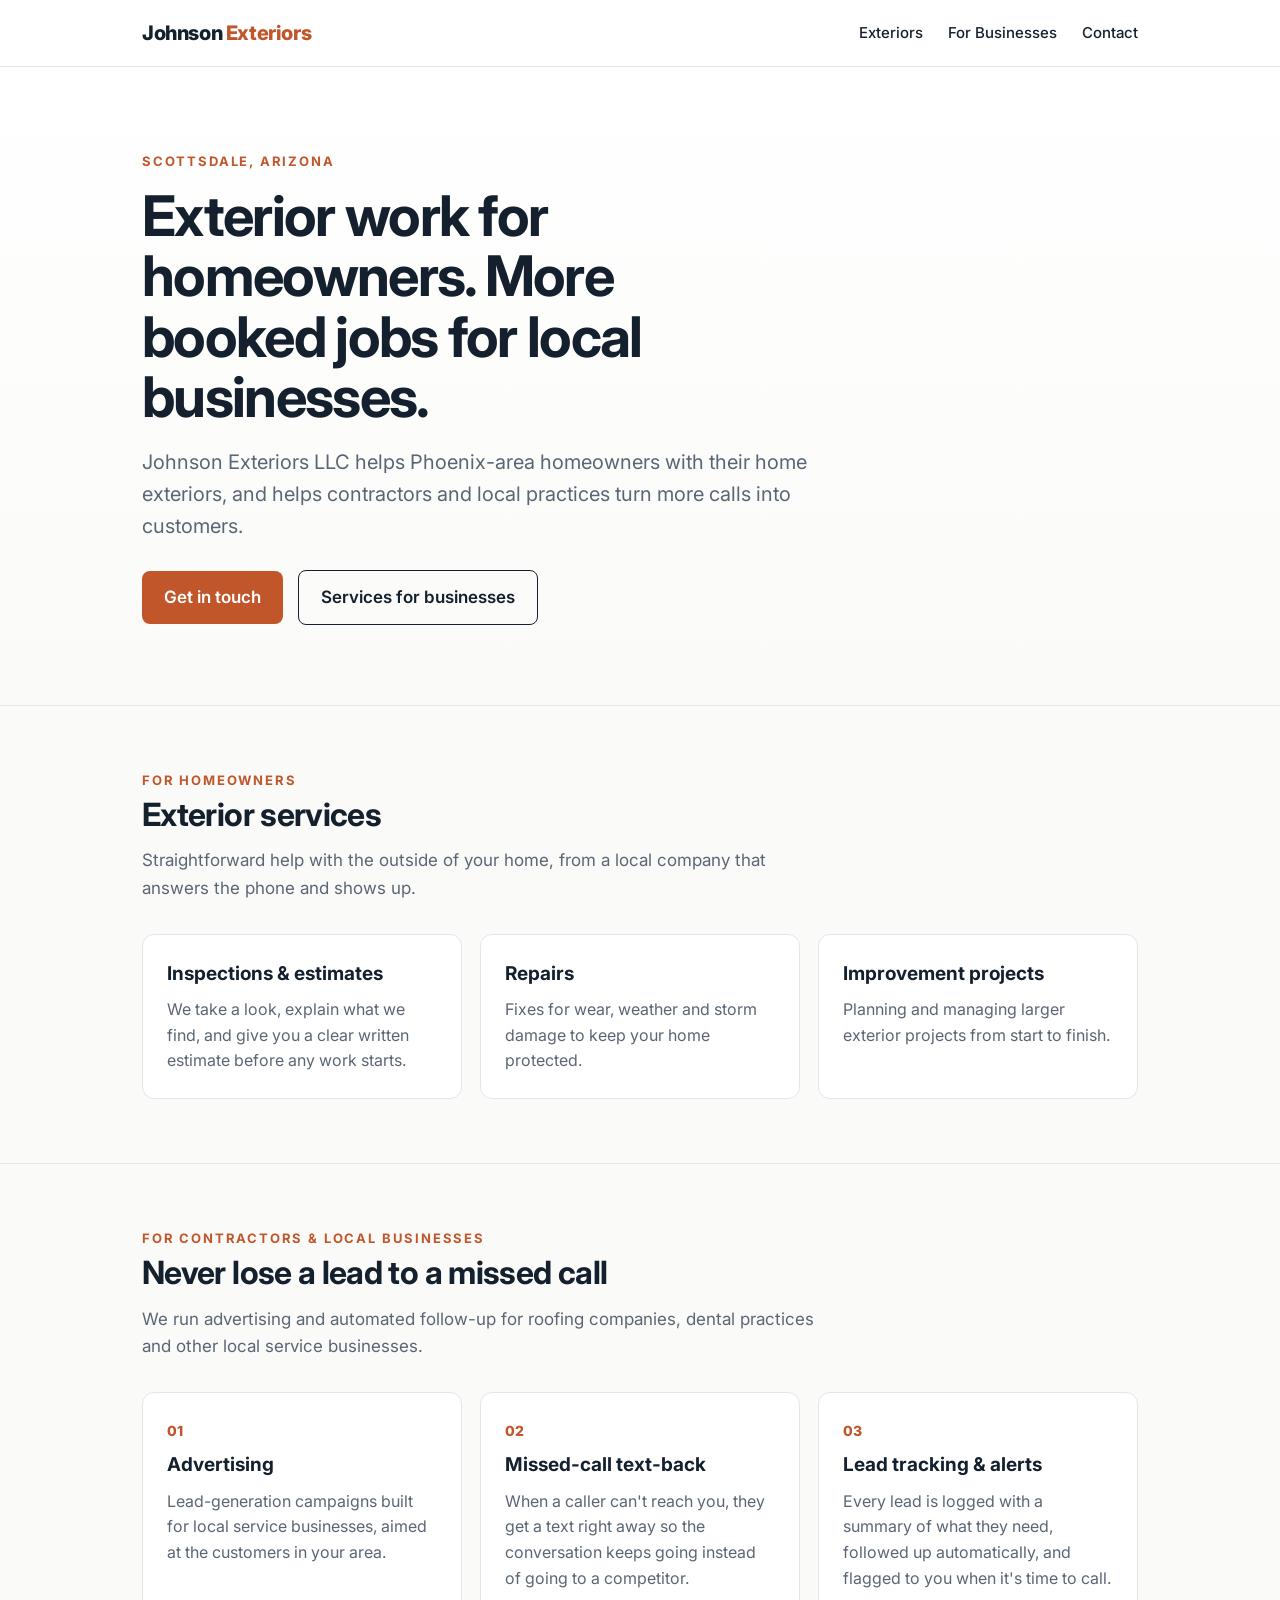
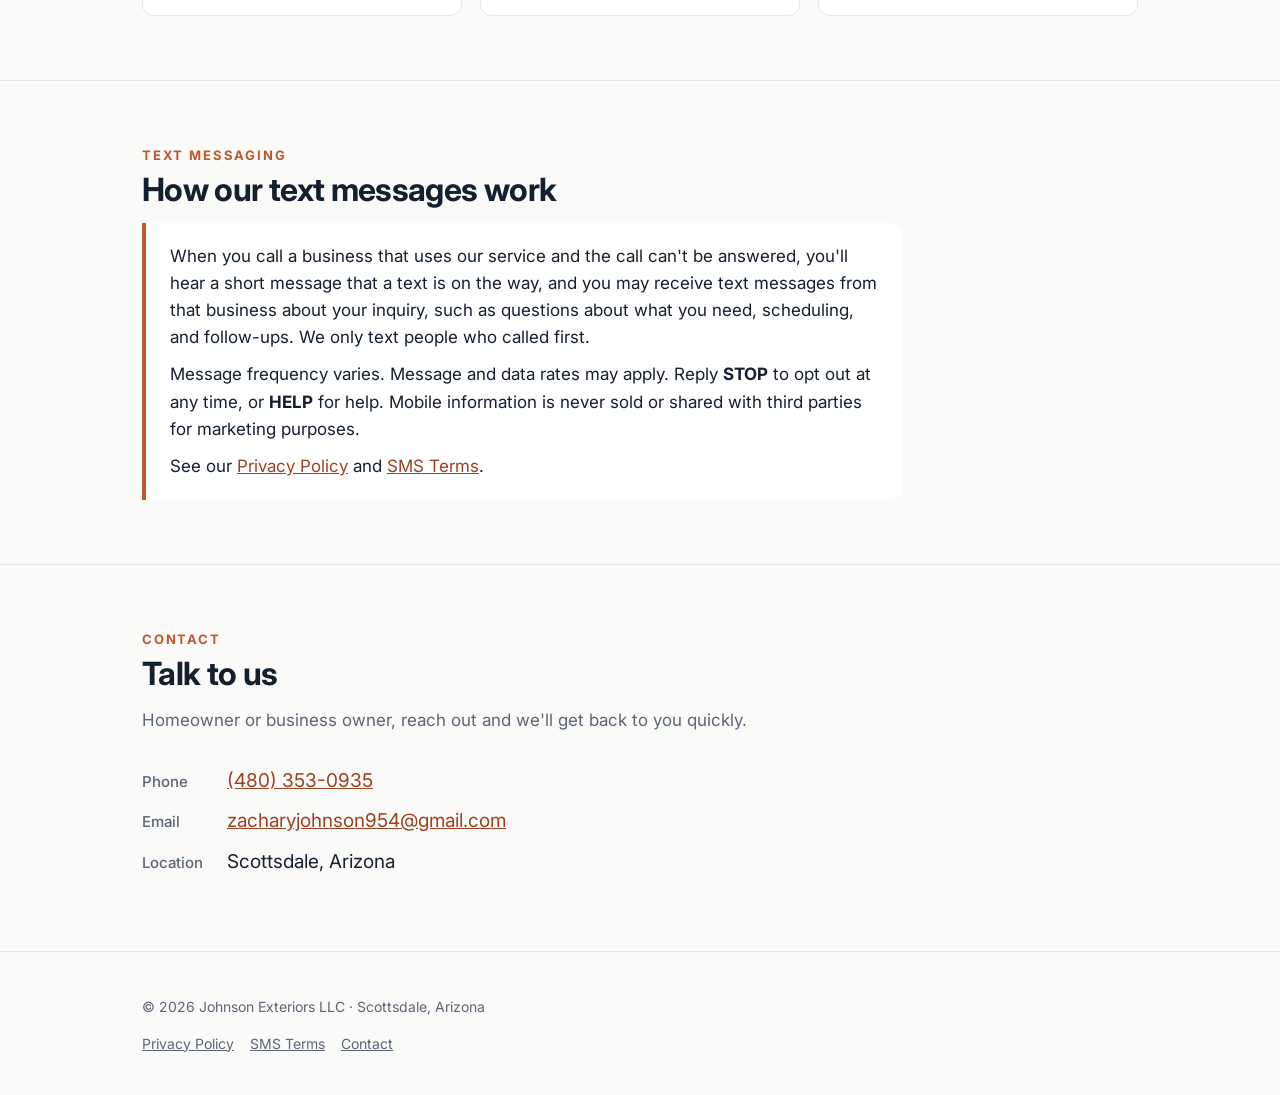
<file: index.html>
<!DOCTYPE html>
<html lang="en">
<head>
<meta charset="utf-8">
<meta name="viewport" content="width=device-width, initial-scale=1">
<title>Johnson Exteriors LLC | Scottsdale, Arizona</title>
<meta name="description" content="Johnson Exteriors LLC: exterior home services and lead-generation and AI follow-up services for contractors and local businesses in the Phoenix metro area.">
<link rel="preconnect" href="https://fonts.googleapis.com">
<link href="https://fonts.googleapis.com/css2?family=Inter:wght@400;500;600;700;800&display=swap" rel="stylesheet">
<link rel="stylesheet" href="style.css">
</head>
<body>
<header class="site"><div class="wrap">
  <a class="logo" href="index.html">Johnson <span>Exteriors</span></a>
  <nav>
    <a href="#exteriors">Exteriors</a>
    <a href="#growth">For Businesses</a>
    <a href="#contact">Contact</a>
  </nav>
</div></header>

<div class="hero"><div class="wrap">
  <div class="eyebrow">Scottsdale, Arizona</div>
  <h1>Exterior work for homeowners. More booked jobs for local businesses.</h1>
  <p class="lede">Johnson Exteriors LLC helps Phoenix-area homeowners with their home exteriors, and helps contractors and local practices turn more calls into customers.</p>
  <a class="btn" href="#contact">Get in touch</a>
  <a class="btn ghost" href="#growth">Services for businesses</a>
</div></div>

<section id="exteriors"><div class="wrap">
  <div class="eyebrow">For homeowners</div>
  <h2>Exterior services</h2>
  <p class="section-intro">Straightforward help with the outside of your home, from a local company that answers the phone and shows up.</p>
  <div class="grid">
    <div class="card"><h3>Inspections &amp; estimates</h3><p>We take a look, explain what we find, and give you a clear written estimate before any work starts.</p></div>
    <div class="card"><h3>Repairs</h3><p>Fixes for wear, weather and storm damage to keep your home protected.</p></div>
    <div class="card"><h3>Improvement projects</h3><p>Planning and managing larger exterior projects from start to finish.</p></div>
  </div>
</div></section>

<section id="growth"><div class="wrap">
  <div class="eyebrow">For contractors &amp; local businesses</div>
  <h2>Never lose a lead to a missed call</h2>
  <p class="section-intro">We run advertising and automated follow-up for roofing companies, dental practices and other local service businesses.</p>
  <div class="grid">
    <div class="card"><span class="num">01</span><h3>Advertising</h3><p>Lead-generation campaigns built for local service businesses, aimed at the customers in your area.</p></div>
    <div class="card"><span class="num">02</span><h3>Missed-call text-back</h3><p>When a caller can't reach you, they get a text right away so the conversation keeps going instead of going to a competitor.</p></div>
    <div class="card"><span class="num">03</span><h3>Lead tracking &amp; alerts</h3><p>Every lead is logged with a summary of what they need, followed up automatically, and flagged to you when it's time to call.</p></div>
  </div>
</div></section>

<section id="sms"><div class="wrap">
  <div class="eyebrow">Text messaging</div>
  <h2>How our text messages work</h2>
  <div class="notice">
    <p>When you call a business that uses our service and the call can't be answered, you'll hear a short message that a text is on the way, and you may receive text messages from that business about your inquiry, such as questions about what you need, scheduling, and follow-ups. We only text people who called first.</p>
    <p>Message frequency varies. Message and data rates may apply. Reply <b>STOP</b> to opt out at any time, or <b>HELP</b> for help. Mobile information is never sold or shared with third parties for marketing purposes.</p>
    <p>See our <a href="privacy.html">Privacy Policy</a> and <a href="terms.html">SMS Terms</a>.</p>
  </div>
</div></section>

<section id="contact"><div class="wrap">
  <div class="eyebrow">Contact</div>
  <h2>Talk to us</h2>
  <p class="section-intro">Homeowner or business owner, reach out and we'll get back to you quickly.</p>
  <ul class="contact-list">
    <li><b>Phone</b> <a href="tel:+14803530935">(480) 353-0935</a></li>
    <li><b>Email</b> <a href="mailto:zacharyjohnson954@gmail.com">zacharyjohnson954@gmail.com</a></li>
    <li><b>Location</b> Scottsdale, Arizona</li>
  </ul>
</div></section>

<footer><div class="wrap">
  <p>&copy; 2026 Johnson Exteriors LLC · Scottsdale, Arizona</p>
  <a href="privacy.html">Privacy Policy</a><a href="terms.html">SMS Terms</a><a href="#contact">Contact</a>
</div></footer>
</body>
</html>
</file>
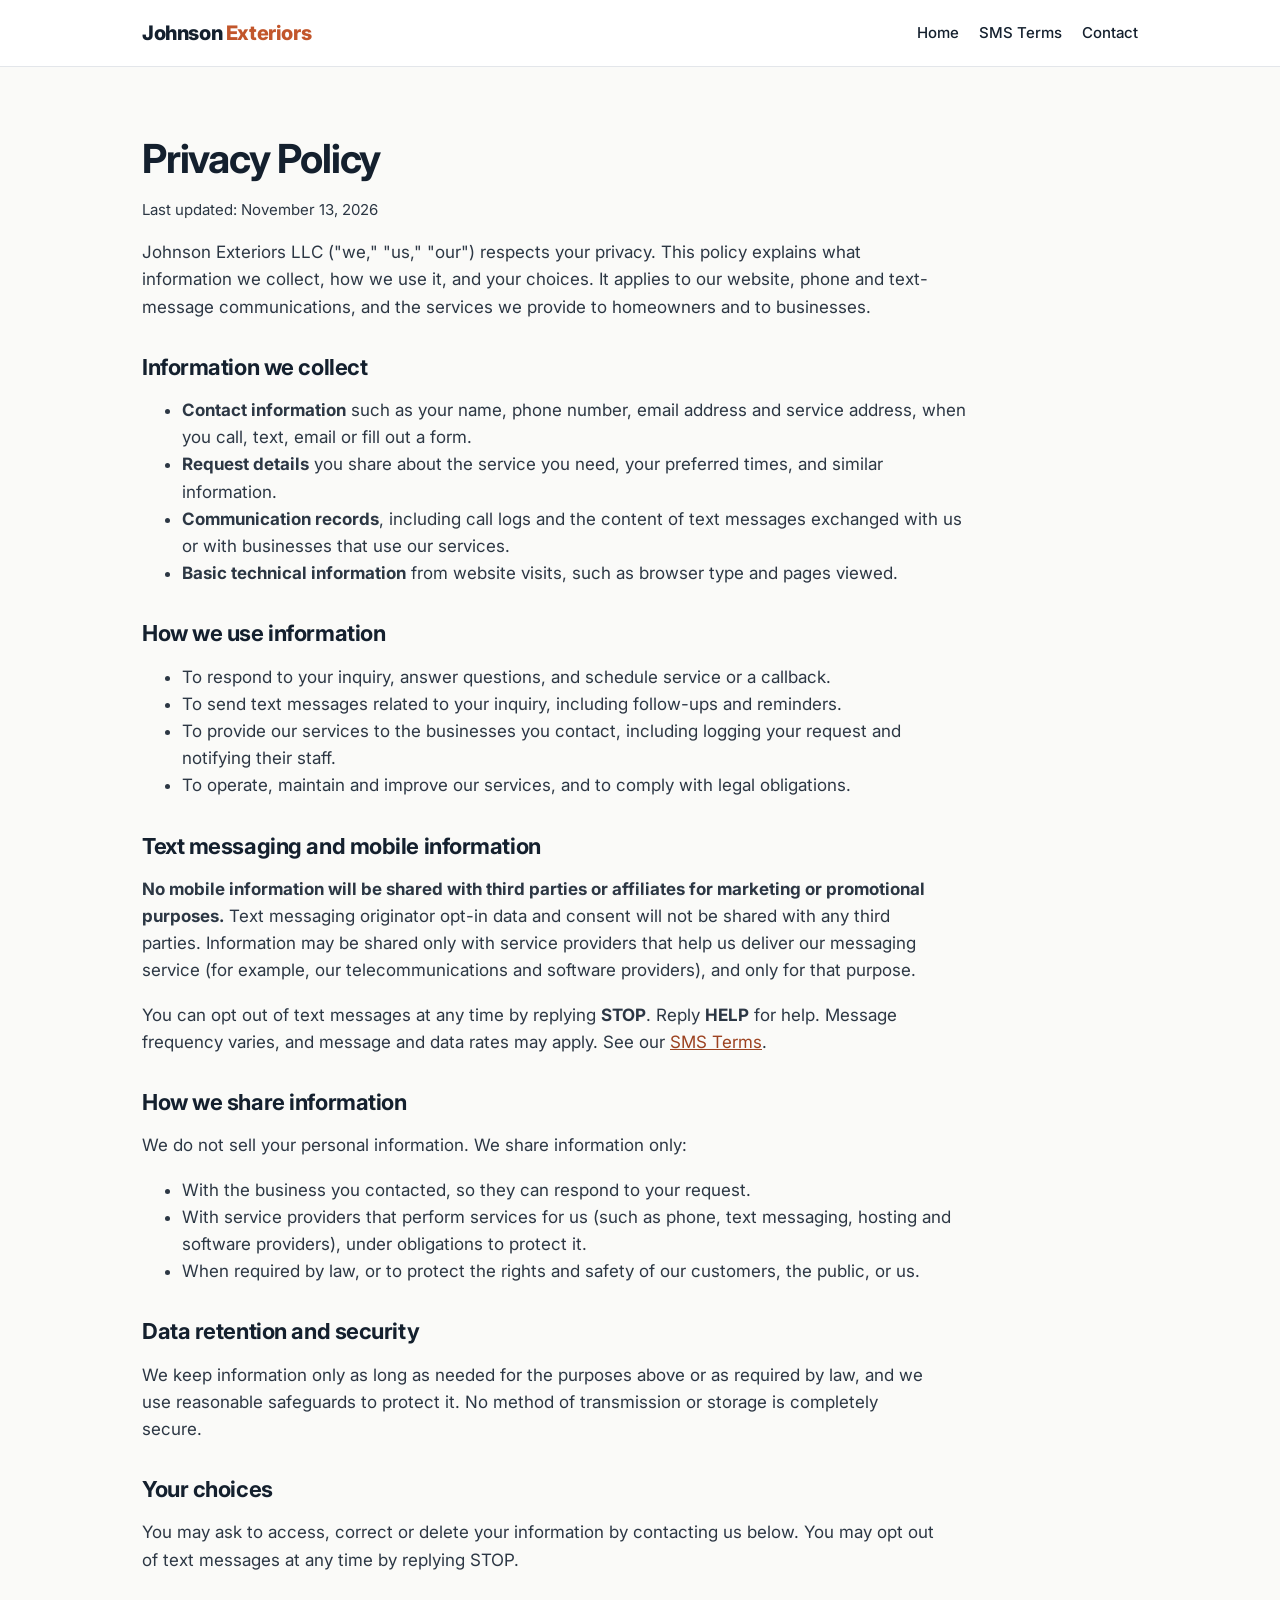
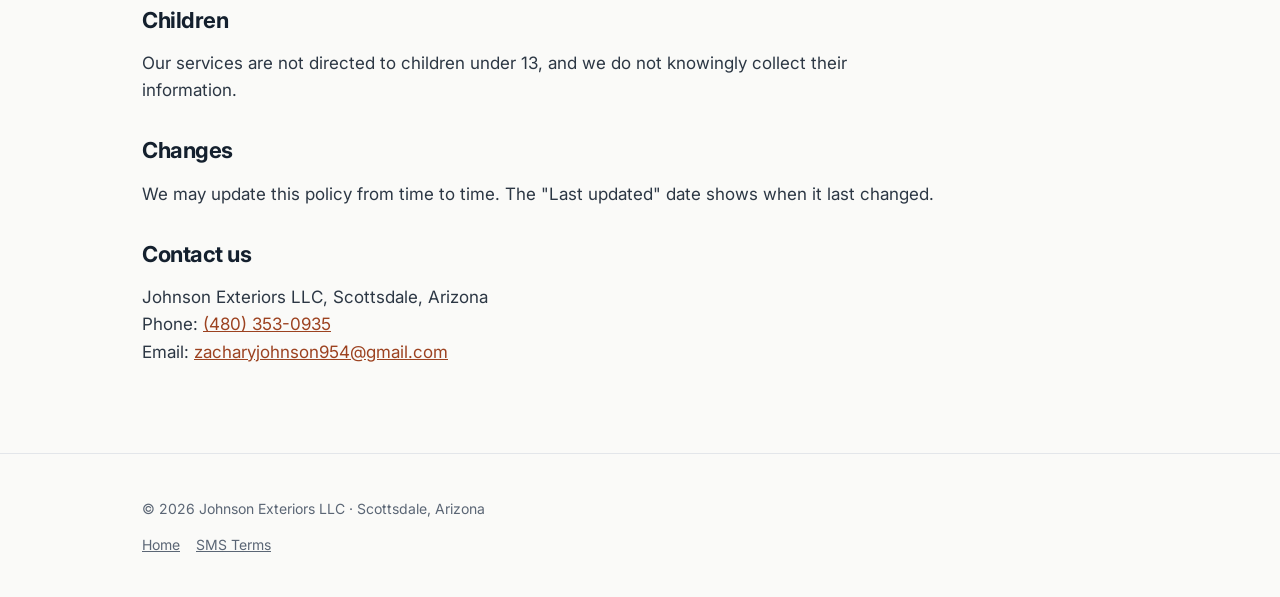
<file: privacy.html>
<!DOCTYPE html>
<html lang="en">
<head>
<meta charset="utf-8">
<meta name="viewport" content="width=device-width, initial-scale=1">
<title>Privacy Policy | Johnson Exteriors LLC</title>
<link href="https://fonts.googleapis.com/css2?family=Inter:wght@400;500;600;700;800&display=swap" rel="stylesheet">
<link rel="stylesheet" href="style.css">
</head>
<body>
<header class="site"><div class="wrap">
  <a class="logo" href="index.html">Johnson <span>Exteriors</span></a>
  <nav><a href="index.html">Home</a><a href="terms.html">SMS Terms</a><a href="index.html#contact">Contact</a></nav>
</div></header>

<main class="legal"><div class="wrap">
  <h1>Privacy Policy</h1>
  <p class="updated">Last updated: November 13, 2026</p>

  <p>Johnson Exteriors LLC ("we," "us," "our") respects your privacy. This policy explains what information we collect, how we use it, and your choices. It applies to our website, phone and text-message communications, and the services we provide to homeowners and to businesses.</p>

  <h2>Information we collect</h2>
  <ul>
    <li><b>Contact information</b> such as your name, phone number, email address and service address, when you call, text, email or fill out a form.</li>
    <li><b>Request details</b> you share about the service you need, your preferred times, and similar information.</li>
    <li><b>Communication records</b>, including call logs and the content of text messages exchanged with us or with businesses that use our services.</li>
    <li><b>Basic technical information</b> from website visits, such as browser type and pages viewed.</li>
  </ul>

  <h2>How we use information</h2>
  <ul>
    <li>To respond to your inquiry, answer questions, and schedule service or a callback.</li>
    <li>To send text messages related to your inquiry, including follow-ups and reminders.</li>
    <li>To provide our services to the businesses you contact, including logging your request and notifying their staff.</li>
    <li>To operate, maintain and improve our services, and to comply with legal obligations.</li>
  </ul>

  <h2>Text messaging and mobile information</h2>
  <p><b>No mobile information will be shared with third parties or affiliates for marketing or promotional purposes.</b> Text messaging originator opt-in data and consent will not be shared with any third parties. Information may be shared only with service providers that help us deliver our messaging service (for example, our telecommunications and software providers), and only for that purpose.</p>
  <p>You can opt out of text messages at any time by replying <b>STOP</b>. Reply <b>HELP</b> for help. Message frequency varies, and message and data rates may apply. See our <a href="terms.html">SMS Terms</a>.</p>

  <h2>How we share information</h2>
  <p>We do not sell your personal information. We share information only:</p>
  <ul>
    <li>With the business you contacted, so they can respond to your request.</li>
    <li>With service providers that perform services for us (such as phone, text messaging, hosting and software providers), under obligations to protect it.</li>
    <li>When required by law, or to protect the rights and safety of our customers, the public, or us.</li>
  </ul>

  <h2>Data retention and security</h2>
  <p>We keep information only as long as needed for the purposes above or as required by law, and we use reasonable safeguards to protect it. No method of transmission or storage is completely secure.</p>

  <h2>Your choices</h2>
  <p>You may ask to access, correct or delete your information by contacting us below. You may opt out of text messages at any time by replying STOP.</p>

  <h2>Children</h2>
  <p>Our services are not directed to children under 13, and we do not knowingly collect their information.</p>

  <h2>Changes</h2>
  <p>We may update this policy from time to time. The "Last updated" date shows when it last changed.</p>

  <h2>Contact us</h2>
  <p>Johnson Exteriors LLC, Scottsdale, Arizona<br>
  Phone: <a href="tel:+14803530935">(480) 353-0935</a><br>
  Email: <a href="mailto:zacharyjohnson954@gmail.com">zacharyjohnson954@gmail.com</a></p>
</div></main>

<footer><div class="wrap">
  <p>&copy; 2026 Johnson Exteriors LLC · Scottsdale, Arizona</p>
  <a href="index.html">Home</a><a href="terms.html">SMS Terms</a>
</div></footer>
</body>
</html>
</file>
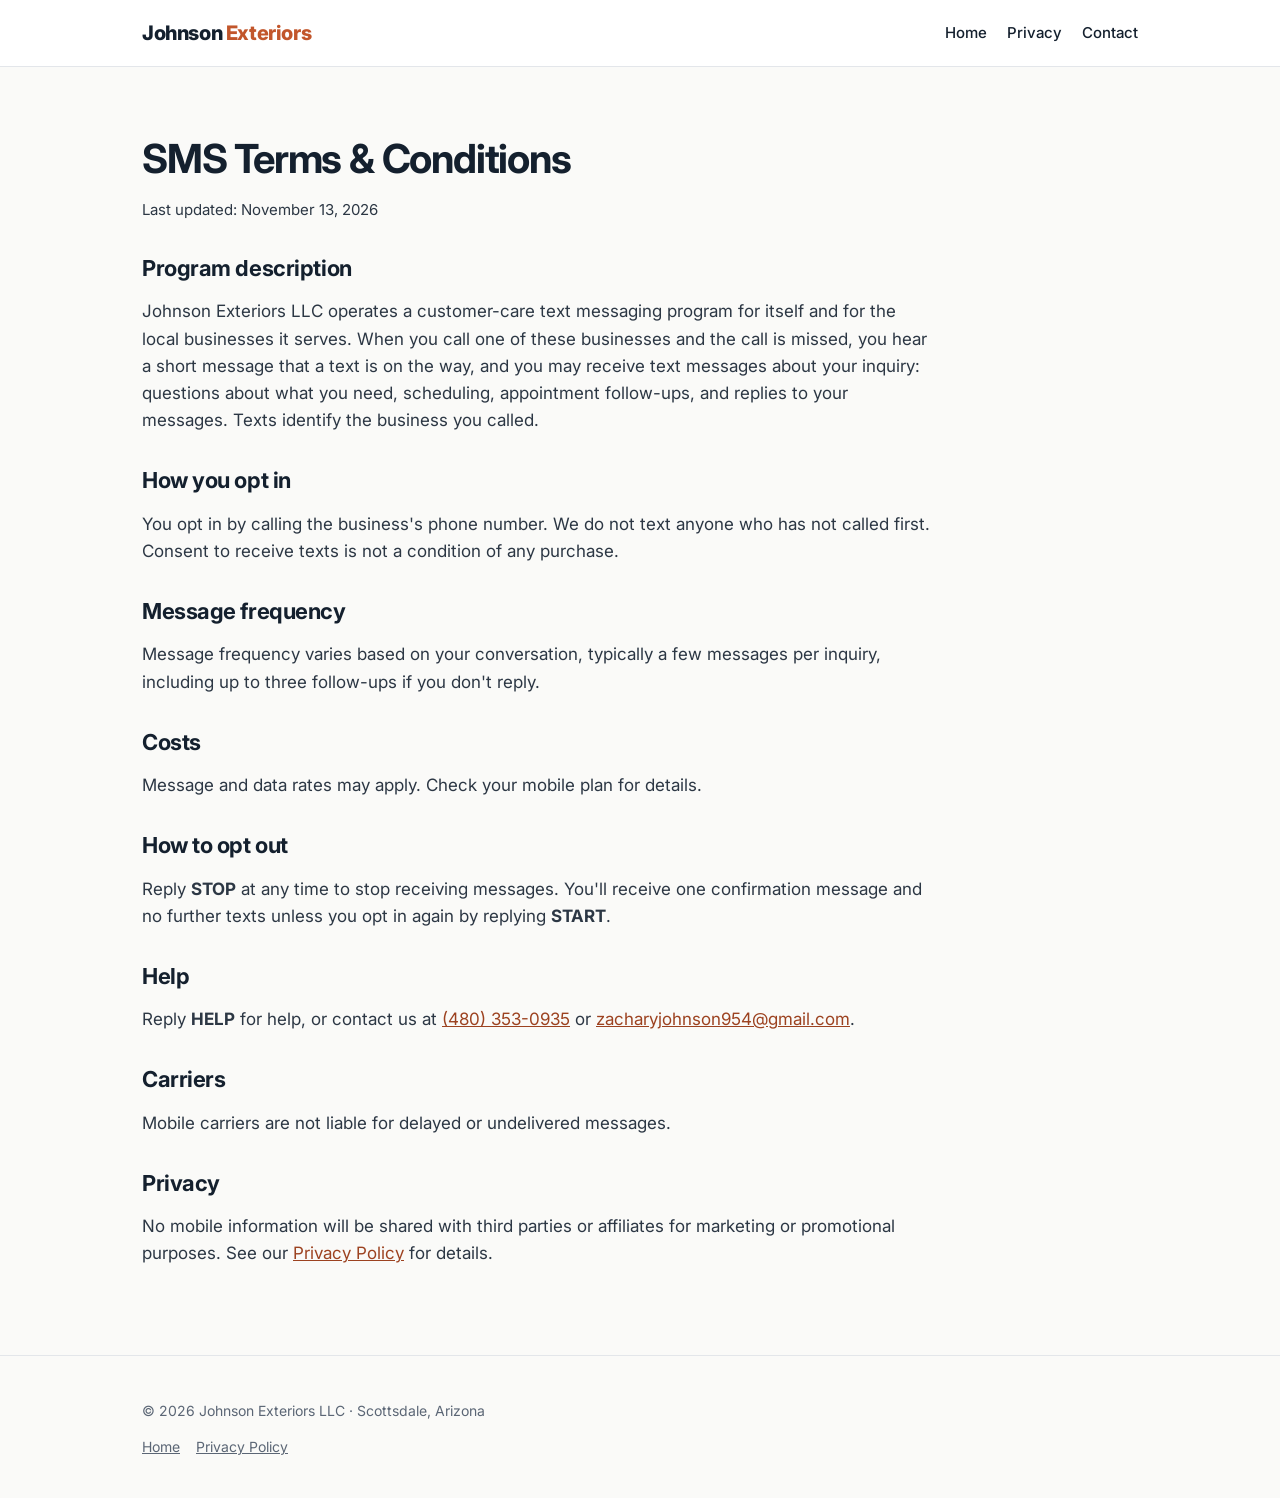
<file: terms.html>
<!DOCTYPE html>
<html lang="en">
<head>
<meta charset="utf-8">
<meta name="viewport" content="width=device-width, initial-scale=1">
<title>SMS Terms | Johnson Exteriors LLC</title>
<link href="https://fonts.googleapis.com/css2?family=Inter:wght@400;500;600;700;800&display=swap" rel="stylesheet">
<link rel="stylesheet" href="style.css">
</head>
<body>
<header class="site"><div class="wrap">
  <a class="logo" href="index.html">Johnson <span>Exteriors</span></a>
  <nav><a href="index.html">Home</a><a href="privacy.html">Privacy</a><a href="index.html#contact">Contact</a></nav>
</div></header>

<main class="legal"><div class="wrap">
  <h1>SMS Terms &amp; Conditions</h1>
  <p class="updated">Last updated: November 13, 2026</p>

  <h2>Program description</h2>
  <p>Johnson Exteriors LLC operates a customer-care text messaging program for itself and for the local businesses it serves. When you call one of these businesses and the call is missed, you hear a short message that a text is on the way, and you may receive text messages about your inquiry: questions about what you need, scheduling, appointment follow-ups, and replies to your messages. Texts identify the business you called.</p>

  <h2>How you opt in</h2>
  <p>You opt in by calling the business's phone number. We do not text anyone who has not called first. Consent to receive texts is not a condition of any purchase.</p>

  <h2>Message frequency</h2>
  <p>Message frequency varies based on your conversation, typically a few messages per inquiry, including up to three follow-ups if you don't reply.</p>

  <h2>Costs</h2>
  <p>Message and data rates may apply. Check your mobile plan for details.</p>

  <h2>How to opt out</h2>
  <p>Reply <b>STOP</b> at any time to stop receiving messages. You'll receive one confirmation message and no further texts unless you opt in again by replying <b>START</b>.</p>

  <h2>Help</h2>
  <p>Reply <b>HELP</b> for help, or contact us at <a href="tel:+14803530935">(480) 353-0935</a> or <a href="mailto:zacharyjohnson954@gmail.com">zacharyjohnson954@gmail.com</a>.</p>

  <h2>Carriers</h2>
  <p>Mobile carriers are not liable for delayed or undelivered messages.</p>

  <h2>Privacy</h2>
  <p>No mobile information will be shared with third parties or affiliates for marketing or promotional purposes. See our <a href="privacy.html">Privacy Policy</a> for details.</p>
</div></main>

<footer><div class="wrap">
  <p>&copy; 2026 Johnson Exteriors LLC · Scottsdale, Arizona</p>
  <a href="index.html">Home</a><a href="privacy.html">Privacy Policy</a>
</div></footer>
</body>
</html>
</file>
<file: style.css>
:root{--ink:#14202e;--muted:#5b6675;--line:#e3e6ea;--bg:#fafaf8;--accent:#c2562b;--accent-dark:#9c4220;--panel:#fff}
*{box-sizing:border-box}
html{scroll-behavior:smooth}
body{margin:0;font-family:"Inter",-apple-system,BlinkMacSystemFont,"Segoe UI",Roboto,sans-serif;color:var(--ink);background:var(--bg);line-height:1.6;font-size:17px}
a{color:var(--accent-dark)}
.wrap{max-width:1040px;margin:0 auto;padding:0 22px}
header.site{border-bottom:1px solid var(--line);background:#fff;position:sticky;top:0;z-index:5}
header.site .wrap{display:flex;align-items:center;justify-content:space-between;gap:16px;min-height:66px;flex-wrap:wrap}
.logo{font-weight:800;letter-spacing:-.02em;font-size:20px;color:var(--ink);text-decoration:none}
.logo span{color:var(--accent)}
nav a{color:var(--ink);text-decoration:none;margin-left:20px;font-size:15px;font-weight:500}
nav a:hover{color:var(--accent)}
.hero{padding:84px 0 70px;background:linear-gradient(180deg,#fff 0%,var(--bg) 100%)}
.eyebrow{text-transform:uppercase;letter-spacing:.14em;font-size:13px;font-weight:700;color:var(--accent)}
h1{font-size:clamp(34px,5.5vw,56px);line-height:1.08;letter-spacing:-.03em;margin:14px 0 18px;max-width:15ch}
.lede{font-size:20px;color:var(--muted);max-width:56ch;margin:0 0 28px}
.btn{display:inline-block;background:var(--accent);color:#fff;text-decoration:none;font-weight:600;padding:13px 22px;border-radius:8px;margin:0 10px 10px 0}
.btn:hover{background:var(--accent-dark)}
.btn.ghost{background:transparent;color:var(--ink);border:1.5px solid var(--ink)}
section{padding:64px 0;border-top:1px solid var(--line)}
h2{font-size:32px;letter-spacing:-.02em;margin:6px 0 14px;line-height:1.15}
.section-intro{color:var(--muted);max-width:62ch;margin:0 0 32px}
.grid{display:grid;grid-template-columns:repeat(auto-fit,minmax(250px,1fr));gap:18px}
.card{background:var(--panel);border:1px solid var(--line);border-radius:12px;padding:24px}
.card h3{margin:0 0 8px;font-size:19px}
.card p{margin:0;color:var(--muted);font-size:16px}
.num{display:inline-block;font-weight:800;color:var(--accent);font-size:14px;margin-bottom:8px}
.notice{background:#fff;border-left:4px solid var(--accent);padding:20px 24px;border-radius:0 10px 10px 0;max-width:760px}
.notice p{margin:0 0 10px}.notice p:last-child{margin:0}
.contact-list{list-style:none;padding:0;margin:0;font-size:19px}
.contact-list li{margin:0 0 10px}
.contact-list b{display:inline-block;min-width:80px;color:var(--muted);font-weight:500;font-size:15px}
footer{border-top:1px solid var(--line);padding:30px 0 40px;color:var(--muted);font-size:14px}
footer a{color:var(--muted);margin-right:16px}
.legal{padding:56px 0 70px}
.legal h1{font-size:40px;max-width:none}
.legal h2{font-size:22px;margin-top:34px}
.legal p,.legal li{color:#2c3744;max-width:72ch}
.updated{color:var(--muted);font-size:15px}
@media (max-width:640px){nav a{margin:0 16px 0 0}header.site .wrap{padding-top:10px;padding-bottom:10px}.hero{padding:56px 0 48px}}
</file>
